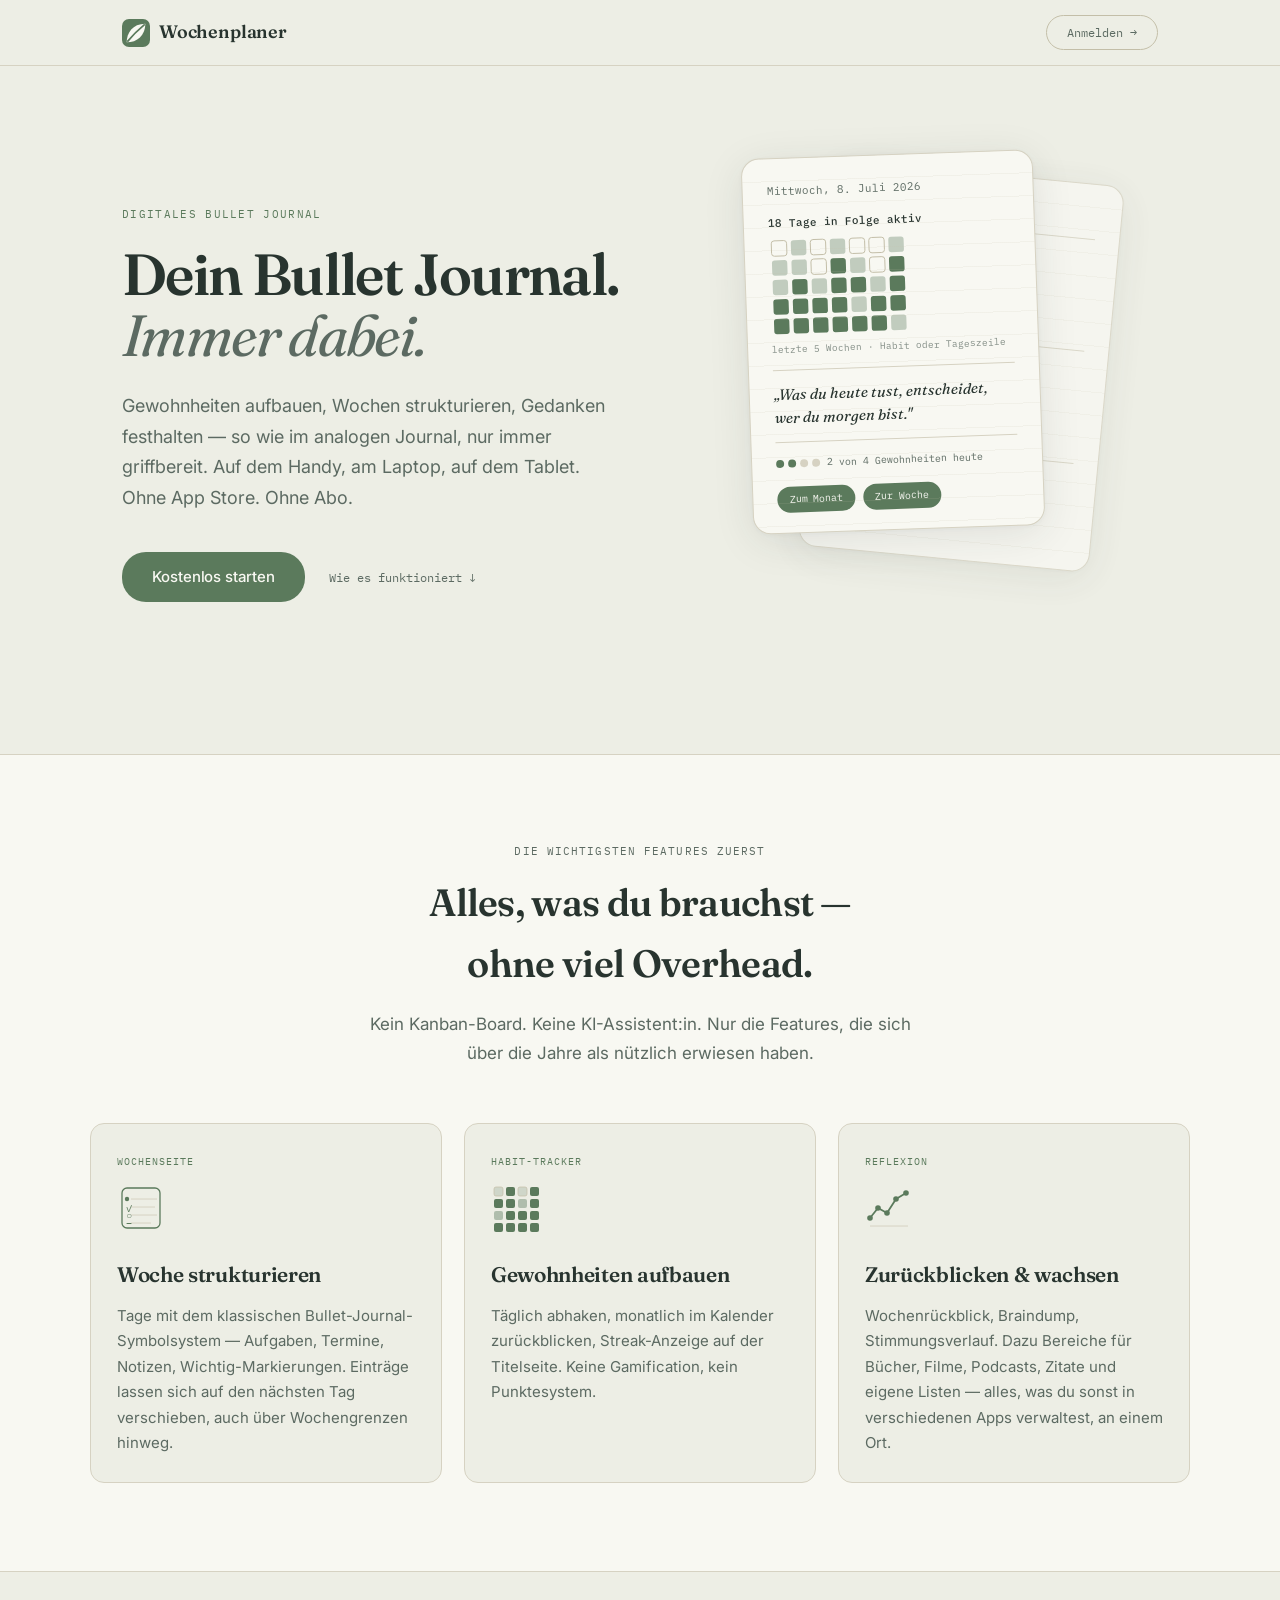
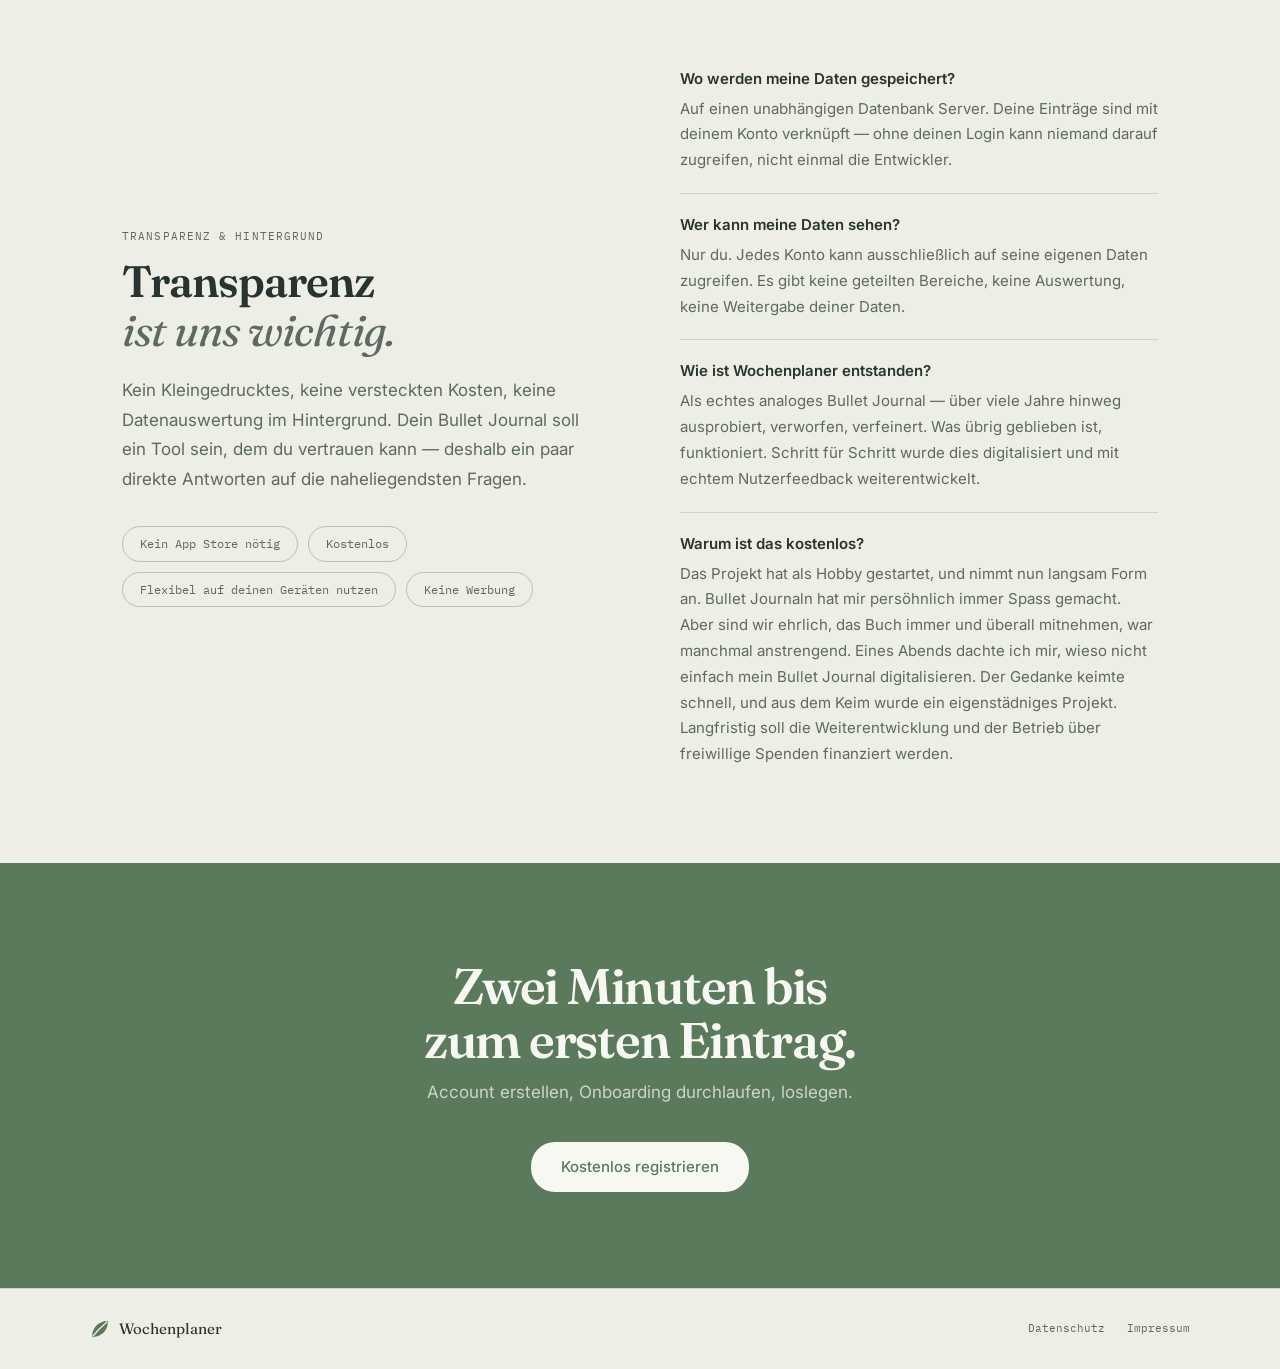
<file: index.html>
<!DOCTYPE html>
<html lang="de">
<head>
<meta charset="UTF-8">
<meta name="viewport" content="width=device-width, initial-scale=1">
<title>Wochenplaner — Dein digitales Bullet Journal</title>
  <!-- SEO & Social -->
  <meta name="description" content="Dein digitales Bullet Journal — Gewohnheiten aufbauen, Wochen strukturieren, Gedanken festhalten. Kein App Store, kein Abo.">
  <meta property="og:title" content="Wochenplaner — Dein digitales Bullet Journal">
  <meta property="og:description" content="Entstanden aus 5 Jahren analoger Bullet-Journal-Praxis. Jetzt als App — kostenlos, auf allen Geräten.">
  <meta property="og:type" content="website">
  <meta name="theme-color" content="#5B7A5C">

  <!-- PWA & Icons -->
  <link rel="manifest" href="manifest.json">
  <link rel="icon" type="image/svg+xml" href="favicon.svg">
  <link rel="apple-touch-icon" href="favicon.svg">

<link rel="preconnect" href="https://fonts.googleapis.com">
<link rel="preconnect" href="https://fonts.gstatic.com" crossorigin>
<link href="https://fonts.googleapis.com/css2?family=Fraunces:ital,opsz,wght@0,9..144,400;0,9..144,500;0,9..144,600;1,9..144,400;1,9..144,500&family=Inter:wght@400;500;600&family=IBM+Plex+Mono:wght@400;500&display=swap" rel="stylesheet">
<style>
:root {
  --paper:  #EDEEE5;
  --raised: #F8F8F2;
  --ink:    #28342F;
  --soft:   #5C6A62;
  --moss:   #5B7A5C;
  --mossl:  #baceb9;
  --rule:   #D6D2C2;
  --ruleg:  #C3BEA8;
}
*, *::before, *::after { box-sizing: border-box; margin: 0; padding: 0; }
html { scroll-behavior: smooth; }
body { background: var(--paper); color: var(--ink); font-family: 'Inter', sans-serif; font-size: 16px; line-height: 1.6; }

/* ── Nav ── */
.nav { position: sticky; top: 0; z-index: 100; background: rgba(237,238,229,0.94); backdrop-filter: blur(10px); border-bottom: 1px solid var(--rule); }
.nav-i { max-width: 1100px; margin: 0 auto; padding: 15px 32px; display: flex; align-items: center; justify-content: space-between; }
.nav-logo { display: flex; align-items: center; gap: 9px; text-decoration: none; color: var(--ink); }
.nav-logo-t { font-family: 'Fraunces', serif; font-size: 18px; font-weight: 600; letter-spacing: -0.01em; }
.nav-link { font-family: 'IBM Plex Mono', monospace; font-size: 12px; color: var(--soft); text-decoration: none; border: 1px solid var(--ruleg); border-radius: 20px; padding: 7px 20px; transition: border-color .18s, color .18s; }
.nav-link:hover { border-color: var(--moss); color: var(--moss); }

/* ── Hero ── */
.hero { max-width: 1100px; margin: 0 auto; padding: 88px 32px 100px; display: grid; grid-template-columns: 1.1fr 1fr; align-items: center; gap: 72px; }
.hero-eye { font-family: 'IBM Plex Mono', monospace; font-size: 11px; letter-spacing: .12em; text-transform: uppercase; color: var(--moss); margin-bottom: 20px; }
.hero-h1 { font-family: 'Fraunces', serif; font-size: clamp(38px, 4.6vw, 58px); font-weight: 600; line-height: 1.06; letter-spacing: -.028em; color: var(--ink); margin-bottom: 24px; }
.hero-h1 em { font-style: italic; font-weight: 400; color: var(--soft); }
.hero-sub { font-size: 18px; color: var(--soft); line-height: 1.72; margin-bottom: 38px; max-width: 500px; }
.hero-actions { display: flex; align-items: center; gap: 24px; flex-wrap: wrap; }
.btn-p { display: inline-block; background: var(--moss); color: var(--raised); font-size: 15px; font-weight: 500; padding: 13px 30px; border-radius: 24px; text-decoration: none; transition: opacity .18s; letter-spacing: -.005em; }
.btn-p:hover { opacity: .86; }
.btn-g { font-family: 'IBM Plex Mono', monospace; font-size: 12px; color: var(--soft); text-decoration: none; }
.btn-g:hover { color: var(--ink); }

/* ── Card stack ── */
.hero-cards { position: relative; height: 500px; }
.acard { position: absolute; width: 292px; background: var(--raised); border: 1px solid var(--rule); border-radius: 18px; padding: 24px 24px 20px; box-shadow: 0 8px 40px rgba(40,52,47,.1), 0 1px 4px rgba(40,52,47,.04); left: 50%; }
.acard::before { content: ''; position: absolute; inset: 0; border-radius: 18px; background: repeating-linear-gradient(to bottom, transparent 0, transparent 22px, rgba(195,190,168,.13) 22px, rgba(195,190,168,.13) 23px); pointer-events: none; }
.acard-back { transform: translateX(-38%) rotate(5.5deg) translateY(18px); z-index: 1; opacity: .78; }
.acard-front { transform: translateX(-62%) rotate(-2deg); z-index: 2; animation: float 5.5s ease-in-out infinite; }
@keyframes float { 0%,100% { transform: translateX(-62%) rotate(-2deg) translateY(0); } 50% { transform: translateX(-62%) rotate(-2deg) translateY(-8px); } }
@media (prefers-reduced-motion: reduce) { .acard-front { animation: none; } }

.cd { font-family: 'IBM Plex Mono', monospace; font-size: 11px; color: var(--soft); margin-bottom: 14px; }
.cdiv { border: none; border-top: 1px solid var(--rule); margin: 13px 0; }
.cstreak { font-family: 'IBM Plex Mono', monospace; font-size: 11px; color: var(--ink); font-weight: 500; margin-bottom: 6px; }
.ccap { font-family: 'IBM Plex Mono', monospace; font-size: 9.5px; color: var(--soft); opacity: .75; margin-top: 5px; }
.cq { font-family: 'Fraunces', serif; font-style: italic; font-size: 15px; line-height: 1.48; color: var(--ink); margin: 12px 0 10px; }
.chabits { display: flex; align-items: center; gap: 7px; font-family: 'IBM Plex Mono', monospace; font-size: 10px; color: var(--soft); margin-bottom: 15px; }
.hdots { display: flex; gap: 4px; }
.hdot { width: 8px; height: 8px; border-radius: 50%; }
.cbtns { display: flex; gap: 8px; }
.cbtn { font-family: 'IBM Plex Mono', monospace; font-size: 10px; background: var(--moss); color: var(--raised); border-radius: 13px; padding: 5px 12px; }
.wkh { font-family: 'IBM Plex Mono', monospace; font-size: 10.5px; color: var(--soft); text-transform: uppercase; letter-spacing: .07em; margin-bottom: 12px; }
.wkday { margin-bottom: 10px; }
.wkdl { font-family: 'IBM Plex Mono', monospace; font-size: 9px; color: var(--soft); text-transform: uppercase; letter-spacing: .06em; margin-bottom: 4px; }
.wke { display: flex; align-items: flex-start; gap: 7px; font-size: 11.5px; color: var(--ink); padding: 2px 0; }
.wks { font-family: 'IBM Plex Mono', monospace; font-size: 11px; color: var(--moss); min-width: 11px; flex-shrink: 0; }
.wke.done { color: var(--soft); }
.wke.imp { color: var(--ink); font-weight: 500; }

/* ── Features ── */
.feats { background: var(--raised); border-top: 1px solid var(--rule); border-bottom: 1px solid var(--rule); padding: 88px 32px; }
.feats-i { max-width: 1100px; margin: 0 auto; }
.sect-eye { font-family: 'IBM Plex Mono', monospace; font-size: 11px; letter-spacing: .1em; text-transform: uppercase; color: var(--soft); text-align: center; margin-bottom: 12px; }
.sect-h { font-family: 'Fraunces', serif; font-size: clamp(26px, 3vw, 38px); font-weight: 600; text-align: center; letter-spacing: -.018em; margin-bottom: 16px; }
.sect-sub { font-size: 17px; color: var(--soft); text-align: center; max-width: 560px; margin: 0 auto 56px; line-height: 1.68; }
.feats-grid { display: grid; grid-template-columns: repeat(3,1fr); gap: 22px; }
.fc { background: var(--paper); border: 1px solid var(--rule); border-radius: 14px; padding: 30px 26px 26px; }
.fc-eye { font-family: 'IBM Plex Mono', monospace; font-size: 10px; text-transform: uppercase; letter-spacing: .1em; color: var(--moss); margin-bottom: 14px; }
.fc-icon { margin-bottom: 18px; }
.fc-h { font-family: 'Fraunces', serif; font-size: 21px; font-weight: 600; letter-spacing: -.015em; margin-bottom: 11px; }
.fc-p { font-size: 15px; color: var(--soft); line-height: 1.7; }

/* ── 5 Jahre Section ── */
.years { max-width: 1100px; margin: 0 auto; padding: 96px 32px; display: grid; grid-template-columns: 1fr 1fr; gap: 80px; align-items: center; }
.years-text .sect-eye { text-align: left; }
.years-h { font-family: 'Fraunces', serif; font-size: clamp(30px, 3.5vw, 44px); font-weight: 600; letter-spacing: -.022em; line-height: 1.1; margin-bottom: 22px; }
.years-h em { font-style: italic; font-weight: 400; color: var(--soft); }
.years-p { font-size: 17px; color: var(--soft); line-height: 1.74; margin-bottom: 32px; max-width: 480px; }
.pills { display: flex; gap: 10px; flex-wrap: wrap; }
.pill { font-family: 'IBM Plex Mono', monospace; font-size: 12px; color: var(--soft); border: 1px solid var(--ruleg); border-radius: 20px; padding: 7px 17px; }

/* Timeline/visual rechts */
.years-visual { display: flex; flex-direction: column; gap: 0; }
.faq-item { padding: 20px 0; border-bottom: 1px solid var(--rule); }
.faq-item:first-child { padding-top: 0; }
.faq-item:last-child { border-bottom: none; padding-bottom: 0; }
.faq-q { font-size: 15px; font-weight: 600; color: var(--ink); margin-bottom: 7px; line-height: 1.4; }
.faq-a { font-size: 15px; color: var(--soft); line-height: 1.72; }

/* ── Final CTA ── */
.fcta { background: var(--moss); padding: 96px 32px; text-align: center; }
.fcta-h2 { font-family: 'Fraunces', serif; font-size: clamp(30px, 4vw, 50px); font-weight: 600; color: var(--raised); letter-spacing: -.025em; line-height: 1.08; margin-bottom: 12px; }
.fcta-sub { font-size: 17px; color: rgba(248,248,242,.72); margin-bottom: 36px; }
.btn-w { display: inline-block; background: var(--raised); color: var(--moss); font-size: 15px; font-weight: 500; padding: 13px 30px; border-radius: 24px; text-decoration: none; transition: opacity .18s; }
.btn-w:hover { opacity: .9; }

/* ── Footer ── */
footer { border-top: 1px solid var(--rule); padding: 28px 32px; }
.foot-i { max-width: 1100px; margin: 0 auto; display: flex; align-items: center; justify-content: space-between; flex-wrap: wrap; gap: 12px; }
.foot-logo { display: flex; align-items: center; gap: 9px; font-family: 'Fraunces', serif; font-size: 15px; color: var(--ink); text-decoration: none; }
.foot-links { display: flex; gap: 22px; }
.foot-link { font-family: 'IBM Plex Mono', monospace; font-size: 11px; color: var(--soft); text-decoration: none; }
.foot-link:hover { color: var(--ink); }

/* ── Responsive ── */
@media (max-width: 820px) {
  .hero { grid-template-columns: 1fr; padding: 52px 20px 64px; gap: 56px; }
  .hero-sub { max-width: 100%; }
  .hero-cards { height: 420px; }
  .feats-grid { grid-template-columns: 1fr; }
  .years { grid-template-columns: 1fr; padding: 64px 20px; gap: 48px; }
  .years-p { max-width: 100%; }
}
</style>
</head>
<body>

<!-- NAV -->
<nav class="nav">
  <div class="nav-i">
    <a href="#" class="nav-logo">
      <svg viewBox="0 0 24 24" width="28" height="28" fill="none">
        <rect width="24" height="24" rx="6" fill="#5B7A5C"/>
        <path d="M4 20C4 12 9 4 20 4C20 14 13 20 4 20Z" fill="#F8F8F2"/>
        <path d="M5 19C9 14 13 10 19 5" stroke="#5B7A5C" stroke-width="1.5" stroke-linecap="round"/>
      </svg>
      <span class="nav-logo-t">Wochenplaner</span>
    </a>
    <a href="./app.html" class="nav-link">Anmelden →</a>
  </div>
</nav>

<!-- HERO -->
<section class="hero">
  <div>
    <p class="hero-eye">Digitales Bullet Journal</p>
    <h1 class="hero-h1">Dein Bullet Journal.<br><em>Immer dabei.</em></h1>
    <p class="hero-sub">Gewohnheiten aufbauen, Wochen strukturieren, Gedanken festhalten — so wie im analogen Journal, nur immer griffbereit. Auf dem Handy, am Laptop, auf dem Tablet. Ohne App Store. Ohne Abo.</p>
    <div class="hero-actions">
      <a href="./app.html" class="btn-p">Kostenlos starten</a>
      <a href="#feats" class="btn-g">Wie es funktioniert ↓</a>
    </div>
  </div>

  <div class="hero-cards">
    <!-- Hintere Karte: Wochenseite -->
    <div class="acard acard-back">
      <p class="wkh">KW 28 · Juli 2026</p>
      <div class="cdiv"></div>
      <div class="wkday">
        <p class="wkdl">Montag</p>
        <div class="wke imp"><span class="wks">!</span><span>Wochenbericht bis 17 Uhr</span></div>
        <div class="wke done"><span class="wks">✓</span><span>Laufen gehen</span></div>
        <div class="wke"><span class="wks">–</span><span>Idee: neues Format testen</span></div>
      </div>
      <div class="cdiv"></div>
      <div class="wkday">
        <p class="wkdl">Dienstag</p>
        <div class="wke"><span class="wks">○</span><span>Meeting 14 Uhr</span></div>
        <div class="wke done"><span class="wks">✓</span><span>Buchhaltung</span></div>
        <div class="wke"><span class="wks">•</span><span>Notizen aufräumen</span></div>
      </div>
      <div class="cdiv"></div>
      <div class="wkday">
        <p class="wkdl">Mittwoch</p>
        <div class="wke"><span class="wks">•</span><span>Quarterly Review vorbereiten</span></div>
        <div class="wke"><span class="wks">›</span><span>Angebot → Donnerstag</span></div>
      </div>
    </div>

    <!-- Vordere Karte: Cover Page -->
    <div class="acard acard-front">
      <p class="cd">Mittwoch, 8. Juli 2026</p>
      <p class="cstreak">18 Tage in Folge aktiv</p>
      <svg id="hm" viewBox="0 0 99 71" width="138" height="99" style="display:block"></svg>
      <p class="ccap">letzte 5 Wochen · Habit oder Tageszeile</p>
      <div class="cdiv"></div>
      <p class="cq">„Was du heute tust, entscheidet,<br>wer du morgen bist."</p>
      <div class="cdiv"></div>
      <div class="chabits">
        <div class="hdots">
          <div class="hdot" style="background:var(--moss)"></div>
          <div class="hdot" style="background:var(--moss)"></div>
          <div class="hdot" style="background:var(--rule)"></div>
          <div class="hdot" style="background:var(--rule)"></div>
        </div>
        2 von 4 Gewohnheiten heute
      </div>
      <div class="cbtns">
        <div class="cbtn">Zum Monat</div>
        <div class="cbtn">Zur Woche</div>
      </div>
    </div>
  </div>
</section>

<!-- FEATURES -->
<section class="feats" id="feats">
  <div class="feats-i">
    <p class="sect-eye">Die wichtigsten Features zuerst</p>
    <h2 class="sect-h">Alles, was du brauchst —<br>ohne viel Overhead.</h2>
    <p class="sect-sub">Kein Kanban-Board. Keine KI-Assistent:in. Nur die Features, die sich über die Jahre als nützlich erwiesen haben.</p>
    <div class="feats-grid">

      <div class="fc">
        <p class="fc-eye">Wochenseite</p>
        <div class="fc-icon">
          <svg viewBox="0 0 48 48" width="48" height="48" fill="none">
            <rect x="5" y="4" width="38" height="40" rx="5" stroke="var(--moss)" stroke-width="1.3"/>
            <line x1="14" y1="15" x2="40" y2="15" stroke="var(--rule)" stroke-width="1"/>
            <circle cx="10" cy="15" r="2.2" fill="var(--moss)"/>
            <line x1="14" y1="23" x2="38" y2="23" stroke="var(--rule)" stroke-width="1"/>
            <text x="8.5" y="27.5" font-size="10" fill="var(--moss)" font-family="IBM Plex Mono,monospace">✓</text>
            <line x1="14" y1="31" x2="40" y2="31" stroke="var(--rule)" stroke-width="1"/>
            <text x="9" y="35" font-size="10" fill="var(--moss)" font-family="IBM Plex Mono,monospace">○</text>
            <line x1="14" y1="39" x2="34" y2="39" stroke="var(--rule)" stroke-width="1"/>
            <text x="9" y="43" font-size="10" fill="var(--moss)" font-family="IBM Plex Mono,monospace">–</text>
          </svg>
        </div>
        <h3 class="fc-h">Woche strukturieren</h3>
        <p class="fc-p">Tage mit dem klassischen Bullet-Journal-Symbolsystem — Aufgaben, Termine, Notizen, Wichtig-Markierungen. Einträge lassen sich auf den nächsten Tag verschieben, auch über Wochengrenzen hinweg.</p>
      </div>

      <div class="fc">
        <p class="fc-eye">Habit-Tracker</p>
        <div class="fc-icon">
          <svg viewBox="0 0 48 48" width="48" height="48" fill="none">
            <rect x="3"  y="3"  width="9" height="9" rx="2" fill="rgba(91,122,92,0.2)" stroke="var(--ruleg)" stroke-width=".7"/>
            <rect x="15" y="3"  width="9" height="9" rx="2" fill="var(--moss)"/>
            <rect x="27" y="3"  width="9" height="9" rx="2" fill="rgba(91,122,92,0.2)" stroke="var(--ruleg)" stroke-width=".7"/>
            <rect x="39" y="3"  width="9" height="9" rx="2" fill="var(--moss)"/>
            <rect x="3"  y="15" width="9" height="9" rx="2" fill="var(--moss)"/>
            <rect x="15" y="15" width="9" height="9" rx="2" fill="var(--moss)"/>
            <rect x="27" y="15" width="9" height="9" rx="2" fill="rgba(91,122,92,0.42)"/>
            <rect x="39" y="15" width="9" height="9" rx="2" fill="var(--moss)"/>
            <rect x="3"  y="27" width="9" height="9" rx="2" fill="rgba(91,122,92,0.42)"/>
            <rect x="15" y="27" width="9" height="9" rx="2" fill="var(--moss)"/>
            <rect x="27" y="27" width="9" height="9" rx="2" fill="var(--moss)"/>
            <rect x="39" y="27" width="9" height="9" rx="2" fill="var(--moss)"/>
            <rect x="3"  y="39" width="9" height="9" rx="2" fill="var(--moss)"/>
            <rect x="15" y="39" width="9" height="9" rx="2" fill="var(--moss)"/>
            <rect x="27" y="39" width="9" height="9" rx="2" fill="var(--moss)"/>
            <rect x="39" y="39" width="9" height="9" rx="2" fill="var(--moss)"/>
          </svg>
        </div>
        <h3 class="fc-h">Gewohnheiten aufbauen</h3>
        <p class="fc-p">Täglich abhaken, monatlich im Kalender zurückblicken, Streak-Anzeige auf der Titelseite. Keine Gamification, kein Punktesystem.</p>
      </div>

      <div class="fc">
        <p class="fc-eye">Reflexion</p>
        <div class="fc-icon">
          <svg viewBox="0 0 48 48" width="48" height="48" fill="none">
            <line x1="5" y1="42" x2="43" y2="42" stroke="var(--rule)" stroke-width="1"/>
            <polyline points="5,34 13,24 22,29 31,15 41,9" stroke="var(--moss)" stroke-width="1.8" stroke-linecap="round" stroke-linejoin="round" fill="none"/>
            <circle cx="5"  cy="34" r="2.8" fill="var(--moss)"/>
            <circle cx="13" cy="24" r="2.8" fill="var(--moss)"/>
            <circle cx="22" cy="29" r="2.8" fill="var(--moss)"/>
            <circle cx="31" cy="15" r="2.8" fill="var(--moss)"/>
            <circle cx="41" cy="9"  r="2.8" fill="var(--moss)"/>
          </svg>
        </div>
        <h3 class="fc-h">Zurückblicken &amp; wachsen</h3>
        <p class="fc-p">Wochenrückblick, Braindump, Stimmungsverlauf. Dazu Bereiche für Bücher, Filme, Podcasts, Zitate und eigene Listen — alles, was du sonst in verschiedenen Apps verwaltest, an einem Ort.</p>
      </div>

    </div>
  </div>
</section>

<!-- 5 JAHRE -->
<section class="years">
  <div class="years-text">
    <p class="sect-eye" style="text-align:left">Transparenz &amp; Hintergrund</p>
    <h2 class="years-h">Transparenz<br><em>ist uns wichtig.</em></h2>
    <p class="years-p">Kein Kleingedrucktes, keine versteckten Kosten, keine Datenauswertung im Hintergrund. Dein Bullet Journal soll ein Tool sein, dem du vertrauen kann — deshalb ein paar direkte Antworten auf die naheliegendsten Fragen.</p>
    <div class="pills">
      <span class="pill">Kein App Store nötig</span>
      <span class="pill">Kostenlos</span>
      <span class="pill">Flexibel auf deinen Geräten nutzen</span>
      <span class="pill">Keine Werbung</span>
    </div>
  </div>
  <div class="faq">
    <div class="faq-item">
      <p class="faq-q">Wo werden meine Daten gespeichert?</p>
      <p class="faq-a">Auf einen unabhängigen Datenbank Server. Deine Einträge sind mit deinem Konto verknüpft — ohne deinen Login kann niemand darauf zugreifen, nicht einmal die Entwickler.</p>
    </div>
    <div class="faq-item">
      <p class="faq-q">Wer kann meine Daten sehen?</p>
      <p class="faq-a">Nur du. Jedes Konto kann ausschließlich auf seine eigenen Daten zugreifen. Es gibt keine geteilten Bereiche, keine Auswertung, keine Weitergabe deiner Daten.</p>
    </div>
    <div class="faq-item">
      <p class="faq-q">Wie ist Wochenplaner entstanden?</p>
      <p class="faq-a">Als echtes analoges Bullet Journal — über viele Jahre hinweg ausprobiert, verworfen, verfeinert. Was übrig geblieben ist, funktioniert. Schritt für Schritt wurde dies digitalisiert und mit echtem Nutzerfeedback weiterentwickelt.</p>
    </div>
    <div class="faq-item">
      <p class="faq-q">Warum ist das kostenlos?</p>
      <p class="faq-a">Das Projekt hat als Hobby gestartet, und nimmt nun langsam Form an. Bullet Journaln hat mir persöhnlich immer Spass gemacht. Aber sind wir ehrlich, das Buch immer und überall mitnehmen, war manchmal anstrengend. Eines Abends dachte ich mir, wieso nicht einfach mein Bullet Journal digitalisieren. Der Gedanke keimte schnell, und aus dem Keim wurde ein eigenstädniges Projekt. Langfristig soll die Weiterentwicklung und der Betrieb über freiwillige Spenden finanziert werden.</p>
    </div>
  </div>
</section>

<!-- FINAL CTA -->
<section class="fcta">
  <h2 class="fcta-h2">Zwei Minuten bis<br>zum ersten Eintrag.</h2>
  <p class="fcta-sub">Account erstellen, Onboarding durchlaufen, loslegen. </p>
  <a href="./app.html" class="btn-w">Kostenlos registrieren</a>
</section>

<!-- FOOTER -->
<footer>
  <div class="foot-i">
    <a href="./app.html" class="foot-logo">
      <svg viewBox="0 0 20 20" width="20" height="20" fill="none">
        <path d="M2 18C2 10 7 2 18 2C18 12 11 18 2 18Z" fill="var(--moss)"/>
        <path d="M3 17C7 12 11 8 17 3" stroke="var(--paper)" stroke-width="1.3" stroke-linecap="round"/>
      </svg>
      Wochenplaner
    </a>
    <div class="foot-links">
      <a href="#" class="foot-link">Datenschutz</a>
      <a href="#" class="foot-link">Impressum</a>
    </div>
  </div>
</footer>

<script>
(function(){
  const lvs=[[0,1,0,1,0,0,1],[1,1,0,2,1,0,2],[1,2,1,2,2,1,2],[2,2,2,2,1,2,2],[2,2,2,2,2,2,1]];
  const M='#5B7A5C',L='rgba(91,122,92,0.35)',R='#C3BEA8';
  const g=document.getElementById('hm'),NS='http://www.w3.org/2000/svg';
  const cell=11,gap=3,pad=2;
  lvs.forEach((row,r)=>row.forEach((lv,c)=>{
    const el=document.createElementNS(NS,'rect');
    el.setAttribute('x',pad+c*(cell+gap)); el.setAttribute('y',pad+r*(cell+gap));
    el.setAttribute('width',cell); el.setAttribute('height',cell); el.setAttribute('rx','2');
    el.setAttribute('fill',lv===0?'none':lv===1?L:M);
    if(lv===0){el.setAttribute('stroke',R);el.setAttribute('stroke-width','0.7');}
    g.appendChild(el);
  }));
})();
</script>
  <script>
    if ('serviceWorker' in navigator) {
      window.addEventListener('load', () => {
        navigator.serviceWorker.register('./sw.js', { updateViaCache: 'none' })
          .catch(err => console.warn('SW:', err));
      });
    }
  </script>
</body>
</html>
</file>
